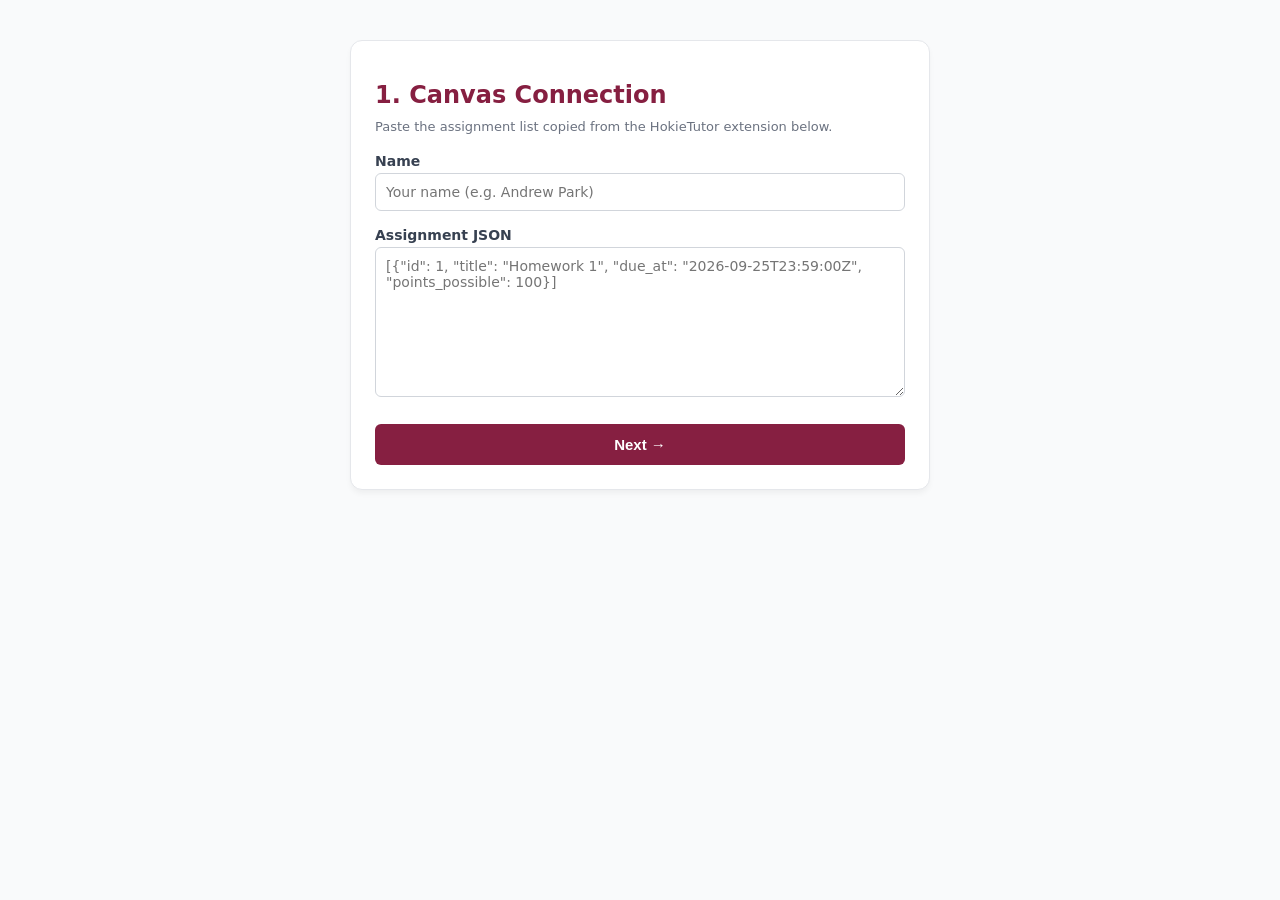
<file: index.html>
<!DOCTYPE html>
<html lang="en">
<head>
<meta charset="UTF-8">
<title>StudySmart - AI Study Scheduler</title>
<style>
  body { font-family: system-ui, sans-serif; max-width: 580px; margin: 40px auto; padding: 0 16px; color: #222; background: #f9fafb; }
  h1 { font-size: 24px; color: #861f41; margin-bottom: 8px; }
  label { display: block; margin-top: 16px; font-weight: 600; font-size: 14px; color: #374151; }
  input, select, textarea { width: 100%; padding: 10px; margin-top: 4px; box-sizing: border-box; font-size: 14px; font-family: inherit; border: 1px solid #d1d5db; border-radius: 6px; background: #fff; }
  
  .btn-row { display: flex; gap: 12px; margin-top: 24px; }
  button { padding: 12px 20px; font-size: 15px; cursor: pointer; border-radius: 6px; border: none; font-weight: 600; }
  .btn-primary { background: #861f41; color: white; flex: 1; }
  .btn-primary:hover { background: #6d1834; }
  .btn-secondary { background: #f3f4f6; color: #374151; border: 1px solid #d1d5db; }
  .btn-secondary:hover { background: #e5e7eb; }

  .help { font-size: 13px; color: #6b7280; margin-top: 4px; line-height: 1.5; }
  .block-row { display: flex; gap: 8px; align-items: center; margin-top: 6px; }
  .block-row select, .block-row input { width: auto; margin-top: 0; }
  
  #estimate-list li { background: #fff; padding: 14px; border-radius: 8px; margin-bottom: 8px; font-size: 14px; border: 1px solid #e5e7eb; border-left: 5px solid #861f41; box-shadow: 0 1px 3px rgba(0,0,0,0.05); }
  .est-title { font-weight: 700; font-size: 15px; color: #111; }
  .est-meta { font-size: 12px; color: #555; margin-top: 4px; }
  #estimate-total { font-size: 16px; margin: 16px 0; color: #111; padding: 12px; background: #ffedd5; border-radius: 6px; font-weight: 700; border: 1px solid #fed7aa; }

  .section-box { margin-top: 16px; padding: 16px; background: #fff; border: 1px solid #e5e7eb; border-radius: 8px; box-shadow: 0 1px 3px rgba(0,0,0,0.05); }
  .section-box h3 { font-size: 16px; margin: 0 0 12px 0; color: #861f41; }
  .section-box ul { list-style: none; padding: 0; margin: 0; }
  .section-box li { background: #f9fafb; padding: 10px 12px; border-radius: 6px; margin-bottom: 8px; border: 1px solid #e5e7eb; font-size: 13px; }
  .cal-title { font-weight: 600; color: #111; display: flex; align-items: center; justify-content: space-between; }
  .cal-time { font-size: 12px; color: #6b7280; margin-top: 4px; }
  .study-badge { background: #dcfce7; color: #166534; padding: 2px 8px; border-radius: 12px; font-size: 11px; font-weight: 700; }
  
  .card-container { background: #fff; padding: 24px; border-radius: 12px; border: 1px solid #e5e7eb; box-shadow: 0 4px 6px -1px rgba(0,0,0,0.05); margin-bottom: 20px; }
</style>
</head>
<body>

  <!-- STEP 1: Canvas JSON Import -->
  <div id="step-canvas" class="card-container">
    <h1>1. Canvas Connection</h1>
    <p class="help">Paste the assignment list copied from the HokieTutor extension below.</p>
    <form id="canvas-form">
      <label>Name
        <input type="text" id="name" placeholder="Your name (e.g. Andrew Park)" required value="">
      </label>
      <label>Assignment JSON
        <textarea id="assignmentJson" rows="8" required placeholder='[{"id": 1, "title": "Homework 1", "due_at": "2026-09-25T23:59:00Z", "points_possible": 100}]'></textarea>
      </label>
      <div class="btn-row">
        <button type="submit" id="btn-sync" class="btn-primary">Next &rarr;</button>
      </div>
    </form>
  </div>

  <!-- STEP 2: Onboarding -->
  <div id="step-onboarding" class="card-container" style="display:none;">
    <h1>2. Onboarding: My Study Profile</h1>
    <form id="onboarding-form">
      <label>Learning Pace
        <select id="learningPace">
          <option value="VERY_FAST">Very fast</option>
          <option value="FAST">Fast</option>
          <option value="AVERAGE" selected>Average</option>
          <option value="SLOW">Slow</option>
          <option value="VERY_SLOW">Very slow</option>
        </select>
      </label>
      <label>Current GPA (0.0 - 4.0)
        <input type="number" id="currentGpa" step="0.01" min="0" max="4" value="3.2">
      </label>
      <label>Target GPA (0.0 - 4.0)
        <input type="number" id="targetGpa" step="0.01" min="0" max="4" value="3.6">
      </label>
      <label>Daily Study Hours Available
        <input type="number" id="dailyStudyHours" step="0.5" min="0" max="24" value="3.0">
      </label>

      <label>Sleep Time Protection Range (No study during this time)
        <div class="block-row">
          <input type="time" id="sleepStart" value="02:00">
          <span>to</span>
          <input type="time" id="sleepEnd" value="07:00">
        </div>
      </label>

      <div class="btn-row">
        <button type="button" id="btn-back-to-step1" class="btn-secondary">&larr; Back</button>
        <button type="submit" class="btn-primary">Next &rarr;</button>
      </div>
    </form>
  </div>

  <!-- STEP 3: AI Dynamic Estimates -->
  <div id="step-done" class="card-container" style="display:none;">
    <h1>3. This Week's Assignments</h1>
    <p class="help">AI-powered workload estimates based on your profile.</p>
    <div id="estimate-loading" style="padding:12px; background:#fef3c7; border-radius:6px; margin: 12px 0; border: 1px solid #fde68a;">Analyzing assignments...</div>
    <div id="estimate-total" style="display:none;"></div>
    <ul id="estimate-list" style="list-style:none; padding:0;"></ul>
    <div class="btn-row">
      <button type="button" id="btn-back-to-step2" class="btn-secondary">&larr; Back</button>
      <button type="button" id="btn-to-calendar" class="btn-primary">Next: Upload Timetable &rarr;</button>
    </div>
  </div>

  <!-- STEP 4: Google Calendar (.ics Upload & Conflict-Free Generation) -->
  <div id="step-calendar" class="card-container" style="display:none;">
    <h1>4. Google Calendar & Conflict Avoidance</h1>
    <p class="help">Upload your existing timetable (.ics). The system will parse your classes, protect your custom sleep & work hours, and generate a 100% conflict-free, evenly distributed study schedule.</p>
    
    <label>Upload Existing Timetable (.ics)
      <input type="file" id="ics-upload-input" accept=".ics,text/calendar">
    </label>

    <div id="ics-upload-result"></div>

    <button type="button" id="btn-download-ics" class="btn-primary" style="width:100%; margin-top: 24px; display:none;">Download Conflict-Free Study Schedule (.ics)</button>

    <div class="btn-row" style="margin-top: 20px;">
      <button type="button" id="btn-back-to-step3" class="btn-secondary" style="flex:1;">&larr; Back</button>
    </div>
  </div>

  <script>
    let currentStudentName = '';
    let lastWeeklyEstimate = null;
    let userStudyProfile = {};
    let generatedStudyBlocks = [];

    const stepCanvas = document.getElementById('step-canvas');
    const stepOnboarding = document.getElementById('step-onboarding');
    const stepDone = document.getElementById('step-done');
    const stepCalendar = document.getElementById('step-calendar');

    document.getElementById('btn-back-to-step1').onclick = () => { stepOnboarding.style.display = 'none'; stepCanvas.style.display = 'block'; };
    document.getElementById('btn-back-to-step2').onclick = () => { stepDone.style.display = 'none'; stepOnboarding.style.display = 'block'; };
    document.getElementById('btn-back-to-step3').onclick = () => { stepCalendar.style.display = 'none'; stepDone.style.display = 'block'; };

    document.getElementById('canvas-form').onsubmit = async (e) => {
      e.preventDefault();
      currentStudentName = document.getElementById('name').value.trim();
      const rawJson = document.getElementById('assignmentJson').value.trim();

      let assignments;
      try {
        const data = JSON.parse(rawJson);
        assignments = Array.isArray(data) ? data : (Array.isArray(data.assignments) ? data.assignments : null);
        if (!assignments) throw new Error('Invalid JSON format');
      } catch (err) {
        alert('Could not parse assignment JSON: ' + err.message);
        return;
      }

      try {
        const res = await fetch('/api/assignments/import', {
          method: 'POST',
          headers: { 'Content-Type': 'application/json' },
          body: JSON.stringify({ name: currentStudentName, assignments })
        });
        if (res.ok) {
          stepCanvas.style.display = 'none';
          stepOnboarding.style.display = 'block';
        } else {
          alert('Sync failed');
        }
      } catch (err) {
        alert('Network request error: ' + err.message);
      }
    };

    document.getElementById('onboarding-form').onsubmit = async (e) => {
      e.preventDefault();
      userStudyProfile = {
        learningPace: document.getElementById('learningPace').value,
        currentGpa: parseFloat(document.getElementById('currentGpa').value),
        targetGpa: parseFloat(document.getElementById('targetGpa').value),
        dailyStudyHours: parseFloat(document.getElementById('dailyStudyHours').value),
        sleepStart: document.getElementById('sleepStart').value,
        sleepEnd: document.getElementById('sleepEnd').value
      };

      try {
        const res = await fetch('/api/onboarding', {
          method: 'POST',
          headers: { 'Content-Type': 'application/json' },
          body: JSON.stringify({
            name: currentStudentName,
            learningPace: userStudyProfile.learningPace,
            currentGpa: userStudyProfile.currentGpa,
            targetGpa: userStudyProfile.targetGpa,
            dailyStudyHours: userStudyProfile.dailyStudyHours,
            sleepStart: userStudyProfile.sleepStart,
            sleepEnd: userStudyProfile.sleepEnd,
            preferredStudyBlocks: [
              { dayOfWeek: "MONDAY", startTime: "18:00", endTime: "20:00" }
            ]
          })
        });
        if (res.ok) {
          stepOnboarding.style.display = 'none';
          stepDone.style.display = 'block';
          loadWeeklyEstimate(currentStudentName);
        } else {
          const errBody = await res.json();
          alert('Onboarding failed: ' + (errBody.message || 'Unknown error'));
        }
      } catch (err) {
        alert('Error: ' + err.message);
      }
    };

    async function loadWeeklyEstimate(name) {
      const loadingEl = document.getElementById('estimate-loading');
      const totalEl = document.getElementById('estimate-total');
      const listEl = document.getElementById('estimate-list');

      loadingEl.style.display = 'block';
      loadingEl.textContent = 'Analyzing workload...';
      totalEl.style.display = 'none';
      listEl.innerHTML = '';

      try {
        const res = await fetch(`/api/schedule/estimate/${encodeURIComponent(name)}`);
        const body = await res.json();
        if (!res.ok) throw new Error(body.message || res.statusText);

        loadingEl.style.display = 'none';
        lastWeeklyEstimate = body;

        totalEl.style.display = 'block';
        totalEl.textContent = `Total Workload: ${body.totalHours.toFixed(1)} hours`;

        body.assignments.forEach(a => {
          const li = document.createElement('li');
          li.innerHTML = `<div class="est-title">${a.title}</div><div class="est-meta">Due: ${a.dueAt} &middot; <strong style="color:#861f41;">~${a.estimatedHours.toFixed(1)}h</strong></div>`;
          listEl.appendChild(li);
        });
      } catch (err) {
        loadingEl.textContent = 'Failed to load: ' + err.message;
      }
    }

    document.getElementById('btn-to-calendar').onclick = () => {
      stepDone.style.display = 'none';
      stepCalendar.style.display = 'block';
    };

    function isDuringSleep(targetDate, sleepStartStr, sleepEndStr) {
      const h = targetDate.getHours();
      const m = targetDate.getMinutes();
      const totalMin = h * 60 + m;

      const [sH, sM] = sleepStartStr.split(':').map(Number);
      const [eH, eM] = sleepEndStr.split(':').map(Number);
      const startMin = sH * 60 + sM;
      const endMin = eH * 60 + eM;

      if (startMin <= endMin) {
        return totalMin >= startMin && totalMin < endMin;
      } else {
        return totalMin >= startMin || totalMin < endMin;
      }
    }

    function parseIcsBusyTimes(text) {
      const busy = [];
      const blocks = text.split('BEGIN:VEVENT').slice(1);
      blocks.forEach(b => {
        const startMatch = b.match(/DTSTART[^:]*:(\S+)/);
        const endMatch = b.match(/DTEND[^:]*:(\S+)/);
        if (startMatch) {
          const start = parseIcsDate(startMatch[1].trim());
          const end = endMatch ? parseIcsDate(endMatch[1].trim()) : new Date(start.getTime() + 3600000);
          busy.push({ start, end });
        }
      });
      return busy;
    }

    function parseIcsDate(raw) {
      const match = raw.match(/^(\d{4})(\d{2})(\d{2})T(\d{2})(\d{2})(\d{2})/);
      if (!match) return new Date();
      const [, y, mo, d, h, mi, s] = match;
      return new Date(`${y}-${mo}-${d}T${h}:${mi}:${s}Z`);
    }

    function hasConflict(start, end, intervals) {
      return intervals.some(b => start < b.end && end > b.start);
    }

    // [최종 로컬 스마트 스케줄러] API 장애나 쿼터 제한 걱정 없이, 유저의 수면 시간과 .ics 스케줄을 피해 주간에 이븐하게 분산 배치
    document.getElementById('ics-upload-input').addEventListener('change', async (e) => {
      const file = e.target.files[0];
      const resultEl = document.getElementById('ics-upload-result');
      const downloadBtn = document.getElementById('btn-download-ics');
      if (!file) return;

      resultEl.innerHTML = '<div style="padding:12px; background:#fef3c7; border-radius:6px; margin-top:12px; border:1px solid #fde68a;">Parsing timetable and generating conflict-free schedule...</div>';
      downloadBtn.style.display = 'none';

      const reader = new FileReader();
      reader.onload = async (evt) => {
        const rawText = evt.target.result;
        const busyIntervals = parseIcsBusyTimes(rawText);

        generatedStudyBlocks = [];
        const assignments = lastWeeklyEstimate && lastWeeklyEstimate.assignments ? lastWeeklyEstimate.assignments : [];
        const sorted = [...assignments].sort((a, b) => new Date(a.dueAt) - new Date(b.dueAt));

        const sleepStart = userStudyProfile.sleepStart || "02:00";
        const sleepEnd = userStudyProfile.sleepEnd || "07:00";

        // 향후 7일간 오전 9시부터 밤 10시 사이의 모든 가용한 1시간 빈 슬롯 추출
        let availableSlots = [];
        let scanDate = new Date();
        scanDate.setHours(9, 0, 0, 0);

        for (let dayOffset = 0; dayOffset < 7; dayOffset++) {
          let currentDayCheck = new Date(scanDate);
          currentDayCheck.setDate(currentDayCheck.getDate() + dayOffset);

          for (let hour = 9; hour < 22; hour++) {
            let slotStart = new Date(currentDayCheck);
            slotStart.setHours(hour, 0, 0, 0);
            let slotEnd = new Date(slotStart.getTime() + 3600000);

            // 수면 시간 체크
            if (isDuringSleep(slotStart, sleepStart, sleepEnd) || isDuringSleep(new Date(slotEnd.getTime() - 1), sleepStart, sleepEnd)) {
              continue;
            }

            // 기존 .ics 수업/알바 일정과 겹치는지 체크
            if (hasConflict(slotStart, slotEnd, busyIntervals)) {
              continue;
            }

            availableSlots.push({ start: slotStart, end: slotEnd });
          }
        }

        // 과제별 공부 시간을 1시간 블록으로 쪼개어 일주일 동안 이븐하게 분산 배치
        let slotIndex = 0;
        sorted.forEach(a => {
          let totalHours = a.estimatedHours || 2.0;
          let sessionsNeeded = Math.max(1, Math.ceil(totalHours));
          let hoursPerSession = totalHours / sessionsNeeded;

          for (let s = 0; s < sessionsNeeded; s++) {
            if (slotIndex >= availableSlots.length) {
              slotIndex = 0; // 슬롯 부족 시 순환
            }

            let assignedSlot = null;
            let safety = 0;
            while (safety < availableSlots.length) {
              let candidate = availableSlots[slotIndex % availableSlots.length];
              slotIndex++;
              safety++;

              let cStart = new Date(candidate.start);
              let cEnd = new Date(cStart.getTime() + hoursPerSession * 3600000);

              // 이미 배치된 공부 세션들과 겹치는지 확인
              if (!hasConflict(cStart, cEnd, generatedStudyBlocks)) {
                assignedSlot = { start: cStart, end: cEnd };
                break;
              }
            }

            if (assignedSlot) {
              generatedStudyBlocks.push({
                title: `[Study] ${a.title}${sessionsNeeded > 1 ? ` (${s+1}/${sessionsNeeded})` : ''}`,
                start: assignedSlot.start,
                end: assignedSlot.end,
                hours: hoursPerSession
              });
            }
          }
        });

        // 시간순 정렬
        generatedStudyBlocks.sort((a, b) => a.start - b.start);

        let htmlContent = `<div class="section-box" style="margin-top:16px;"><h3>🤖 Conflict-Free Study Schedule (${generatedStudyBlocks.length} sessions)</h3><ul>`;
        generatedStudyBlocks.forEach(sb => {
          htmlContent += `<li><div class="cal-title"><span>${sb.title}</span><span class="study-badge">~${sb.hours.toFixed(1)}h</span></div><div class="cal-time">${sb.start.toLocaleString()} &rarr; ${sb.end.toLocaleString()}</div></li>`;
        });
        htmlContent += `</ul></div>`;

        resultEl.innerHTML = htmlContent;
        if (generatedStudyBlocks.length > 0) {
          downloadBtn.style.display = 'block';
        }
      };
      reader.readAsText(file);
    });

    document.getElementById('btn-download-ics').onclick = () => {
      if (generatedStudyBlocks.length === 0) return;

      const pad = n => String(n).padStart(2, '0');
      const formatIcs = d => `${d.getUTCFullYear()}${pad(d.getUTCMonth() + 1)}${pad(d.getUTCDate())}T${pad(d.getUTCHours())}${pad(d.getUTCMinutes())}00Z`;
      const now = formatIcs(new Date());

      let lines = ['BEGIN:VCALENDAR', 'VERSION:2.0', 'PRODID:-//StudySmart//Conflict-Free Schedule//EN'];
      generatedStudyBlocks.forEach((sb, idx) => {
        lines.push(
          'BEGIN:VEVENT',
          `UID:studysmart-free-${idx}-${Date.now()}@vt.edu`,
          `DTSTAMP:${now}`,
          `DTSTART:${formatIcs(sb.start)}`,
          `DTEND:${formatIcs(sb.end)}`,
          `SUMMARY:${sb.title}`,
          `DESCRIPTION:Study Block (~${sb.hours.toFixed(1)}h). Conflict-free & sleep protected.`,
          'END:VEVENT'
        );
      });
      lines.push('END:VCALENDAR');

      const blob = new Blob([lines.join('\r\n')], { type: 'text/calendar;charset=utf-8' });
      const url = URL.createObjectURL(blob);
      const a = document.createElement('a');
      a.href = url;
      a.download = 'StudySmart_Conflict_Free_Schedule.ics';
      a.click();
      URL.revokeObjectURL(url);
    };
  </script>
</body>
</html>
</file>
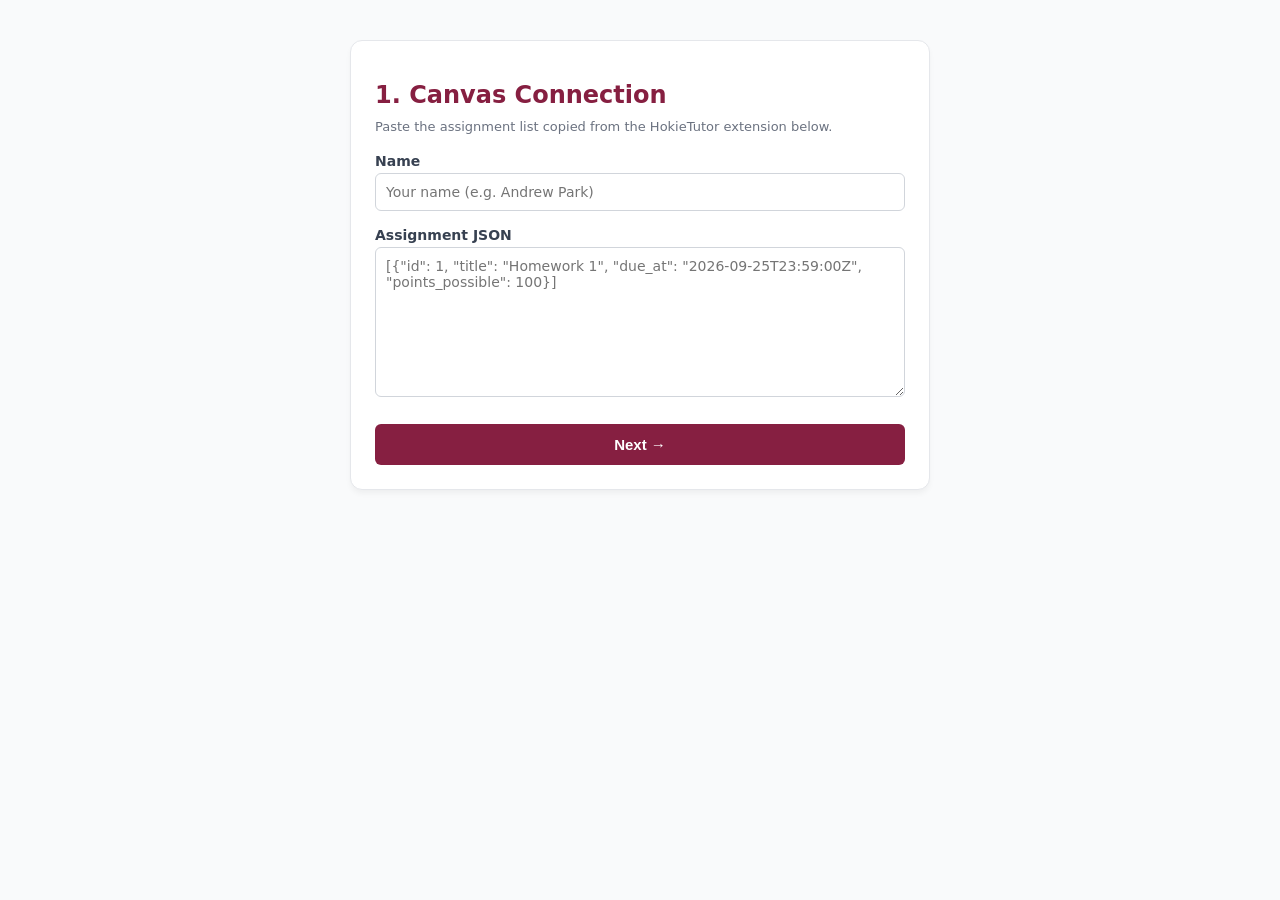
<file: backend/src/main/resources/static/index.html>
<!DOCTYPE html>
<html lang="en">
<head>
<meta charset="UTF-8">
<title>StudySmart - Gemini AI Scheduler</title>
<style>
  body { font-family: system-ui, sans-serif; max-width: 580px; margin: 40px auto; padding: 0 16px; color: #222; background: #f9fafb; }
  h1 { font-size: 24px; color: #861f41; margin-bottom: 8px; }
  label { display: block; margin-top: 16px; font-weight: 600; font-size: 14px; color: #374151; }
  input, select, textarea { width: 100%; padding: 10px; margin-top: 4px; box-sizing: border-box; font-size: 14px; font-family: inherit; border: 1px solid #d1d5db; border-radius: 6px; background: #fff; }
  
  .btn-row { display: flex; gap: 12px; margin-top: 24px; }
  button { padding: 12px 20px; font-size: 15px; cursor: pointer; border-radius: 6px; border: none; font-weight: 600; }
  .btn-primary { background: #861f41; color: white; flex: 1; }
  .btn-primary:hover { background: #6d1834; }
  .btn-secondary { background: #f3f4f6; color: #374151; border: 1px solid #d1d5db; }
  .btn-secondary:hover { background: #e5e7eb; }

  .help { font-size: 13px; color: #6b7280; margin-top: 4px; line-height: 1.5; }
  .block-row { display: flex; gap: 8px; align-items: center; margin-top: 6px; }
  .block-row select, .block-row input { width: auto; margin-top: 0; }
  
  #estimate-list li { background: #fff; padding: 14px; border-radius: 8px; margin-bottom: 8px; font-size: 14px; border: 1px solid #e5e7eb; border-left: 5px solid #861f41; box-shadow: 0 1px 3px rgba(0,0,0,0.05); }
  .est-title { font-weight: 700; font-size: 15px; color: #111; }
  .est-meta { font-size: 12px; color: #555; margin-top: 4px; }
  #estimate-total { font-size: 16px; margin: 16px 0; color: #111; padding: 12px; background: #ffedd5; border-radius: 6px; font-weight: 700; border: 1px solid #fed7aa; }

  .section-box { margin-top: 16px; padding: 16px; background: #fff; border: 1px solid #e5e7eb; border-radius: 8px; box-shadow: 0 1px 3px rgba(0,0,0,0.05); }
  .section-box h3 { font-size: 16px; margin: 0 0 12px 0; color: #861f41; }
  .section-box ul { list-style: none; padding: 0; margin: 0; }
  .section-box li { background: #f9fafb; padding: 10px 12px; border-radius: 6px; margin-bottom: 8px; border: 1px solid #e5e7eb; font-size: 13px; }
  .cal-title { font-weight: 600; color: #111; display: flex; align-items: center; justify-content: space-between; }
  .cal-time { font-size: 12px; color: #6b7280; margin-top: 4px; }
  .study-badge { background: #dcfce7; color: #166534; padding: 2px 8px; border-radius: 12px; font-size: 11px; font-weight: 700; }
  
  .card-container { background: #fff; padding: 24px; border-radius: 12px; border: 1px solid #e5e7eb; box-shadow: 0 4px 6px -1px rgba(0,0,0,0.05); margin-bottom: 20px; }
</style>
</head>
<body>

  <!-- STEP 1: Canvas JSON Import -->
  <div id="step-canvas" class="card-container">
    <h1>1. Canvas Connection</h1>
    <p class="help">Paste the assignment list copied from the HokieTutor extension below.</p>
    <form id="canvas-form">
      <label>Name
        <input type="text" id="name" placeholder="Your name (e.g. Andrew Park)" required value="">
      </label>
      <label>Assignment JSON
        <textarea id="assignmentJson" rows="8" required placeholder='[{"id": 1, "title": "Homework 1", "due_at": "2026-09-25T23:59:00Z", "points_possible": 100}]'></textarea>
      </label>
      <div class="btn-row">
        <button type="submit" id="btn-sync" class="btn-primary">Next &rarr;</button>
      </div>
    </form>
  </div>

  <!-- STEP 2: Onboarding -->
  <div id="step-onboarding" class="card-container" style="display:none;">
    <h1>2. Onboarding: My Study Profile</h1>
    <form id="onboarding-form">
      <label>Learning Pace
        <select id="learningPace">
          <option value="VERY_FAST">Very fast</option>
          <option value="FAST">Fast</option>
          <option value="AVERAGE" selected>Average</option>
          <option value="SLOW">Slow</option>
          <option value="VERY_SLOW">Very slow</option>
        </select>
      </label>
      <label>Current GPA (0.0 - 4.0)
        <input type="number" id="currentGpa" step="0.01" min="0" max="4" value="3.2">
      </label>
      <label>Target GPA (0.0 - 4.0)
        <input type="number" id="targetGpa" step="0.01" min="0" max="4" value="3.6">
      </label>
      <label>Daily Study Hours Available
        <input type="number" id="dailyStudyHours" step="0.5" min="0" max="24" value="3.0">
      </label>

      <label>Sleep Time Protection Range (No study during this time)
        <div class="block-row">
          <input type="time" id="sleepStart" value="02:00">
          <span>to</span>
          <input type="time" id="sleepEnd" value="07:00">
        </div>
      </label>

      <div class="btn-row">
        <button type="button" id="btn-back-to-step1" class="btn-secondary">&larr; Back</button>
        <button type="submit" class="btn-primary">Next &rarr;</button>
      </div>
    </form>
  </div>

  <!-- STEP 3: AI Dynamic Estimates -->
  <div id="step-done" class="card-container" style="display:none;">
    <h1>3. This Week's Assignments</h1>
    <p class="help">AI-powered workload estimates based on your profile.</p>
    <div id="estimate-loading" style="padding:12px; background:#fef3c7; border-radius:6px; margin: 12px 0; border: 1px solid #fde68a;">Analyzing assignments with Gemini AI...</div>
    <div id="estimate-total" style="display:none;"></div>
    <ul id="estimate-list" style="list-style:none; padding:0;"></ul>
    <div class="btn-row">
      <button type="button" id="btn-back-to-step2" class="btn-secondary">&larr; Back</button>
      <button type="button" id="btn-to-calendar" class="btn-primary">Next: Upload Timetable &rarr;</button>
    </div>
  </div>

  <!-- STEP 4: Google Calendar (.ics Upload & Gemini AI Schedule Generation) -->
  <div id="step-calendar" class="card-container" style="display:none;">
    <h1>4. Google Calendar & Gemini AI Scheduler</h1>
    <p class="help">Upload your existing timetable (.ics). Gemini AI will analyze your classes, protect your sleep & work hours, and generate a 100% conflict-free schedule.</p>
    
    <label>Upload Existing Timetable (.ics)
      <input type="file" id="ics-upload-input" accept=".ics,text/calendar">
    </label>

    <div id="ics-upload-result"></div>

    <button type="button" id="btn-download-ics" class="btn-primary" style="width:100%; margin-top: 24px; display:none;">Download Gemini AI Study Schedule (.ics)</button>

    <div class="btn-row" style="margin-top: 20px;">
      <button type="button" id="btn-back-to-step3" class="btn-secondary" style="flex:1;">&larr; Back</button>
    </div>
  </div>

  <script>
    let currentStudentName = '';
    let lastWeeklyEstimate = null;
    let userStudyProfile = {};
    let generatedStudyBlocks = [];

    const stepCanvas = document.getElementById('step-canvas');
    const stepOnboarding = document.getElementById('step-onboarding');
    const stepDone = document.getElementById('step-done');
    const stepCalendar = document.getElementById('step-calendar');

    document.getElementById('btn-back-to-step1').onclick = () => { stepOnboarding.style.display = 'none'; stepCanvas.style.display = 'block'; };
    document.getElementById('btn-back-to-step2').onclick = () => { stepDone.style.display = 'none'; stepOnboarding.style.display = 'block'; };
    document.getElementById('btn-back-to-step3').onclick = () => { stepCalendar.style.display = 'none'; stepDone.style.display = 'block'; };

    document.getElementById('canvas-form').onsubmit = async (e) => {
      e.preventDefault();
      currentStudentName = document.getElementById('name').value.trim();
      const rawJson = document.getElementById('assignmentJson').value.trim();

      let assignments;
      try {
        const data = JSON.parse(rawJson);
        assignments = Array.isArray(data) ? data : (Array.isArray(data.assignments) ? data.assignments : null);
        if (!assignments) throw new Error('Invalid JSON format');
      } catch (err) {
        alert('Could not parse assignment JSON: ' + err.message);
        return;
      }

      try {
        const res = await fetch('/api/assignments/import', {
          method: 'POST',
          headers: { 'Content-Type': 'application/json' },
          body: JSON.stringify({ name: currentStudentName, assignments })
        });
        if (res.ok) {
          stepCanvas.style.display = 'none';
          stepOnboarding.style.display = 'block';
        } else {
          alert('Sync failed');
        }
      } catch (err) {
        alert('Network request error: ' + err.message);
      }
    };

    document.getElementById('onboarding-form').onsubmit = async (e) => {
      e.preventDefault();
      userStudyProfile = {
        learningPace: document.getElementById('learningPace').value,
        currentGpa: parseFloat(document.getElementById('currentGpa').value),
        targetGpa: parseFloat(document.getElementById('targetGpa').value),
        dailyStudyHours: parseFloat(document.getElementById('dailyStudyHours').value),
        sleepStart: document.getElementById('sleepStart').value,
        sleepEnd: document.getElementById('sleepEnd').value
      };

      try {
        const res = await fetch('/api/onboarding', {
          method: 'POST',
          headers: { 'Content-Type': 'application/json' },
          body: JSON.stringify({
            name: currentStudentName,
            learningPace: userStudyProfile.learningPace,
            currentGpa: userStudyProfile.currentGpa,
            targetGpa: userStudyProfile.targetGpa,
            dailyStudyHours: userStudyProfile.dailyStudyHours,
            sleepStart: userStudyProfile.sleepStart,
            sleepEnd: userStudyProfile.sleepEnd,
            preferredStudyBlocks: [
              { dayOfWeek: "MONDAY", startTime: "18:00", endTime: "20:00" }
            ]
          })
        });
        if (res.ok) {
          stepOnboarding.style.display = 'none';
          stepDone.style.display = 'block';
          loadWeeklyEstimate(currentStudentName);
        } else {
          const errBody = await res.json();
          alert('Onboarding failed: ' + (errBody.message || 'Unknown error'));
        }
      } catch (err) {
        alert('Error: ' + err.message);
      }
    };

    async function loadWeeklyEstimate(name) {
      const loadingEl = document.getElementById('estimate-loading');
      const totalEl = document.getElementById('estimate-total');
      const listEl = document.getElementById('estimate-list');

      loadingEl.style.display = 'block';
      loadingEl.textContent = 'Analyzing workload with Gemini AI...';
      totalEl.style.display = 'none';
      listEl.innerHTML = '';

      try {
        const res = await fetch(`/api/schedule/estimate/${encodeURIComponent(name)}`);
        const body = await res.json();
        if (!res.ok) throw new Error(body.message || res.statusText);

        loadingEl.style.display = 'none';
        lastWeeklyEstimate = body;

        totalEl.style.display = 'block';
        totalEl.textContent = `Total Workload: ${body.totalHours.toFixed(1)} hours`;

        body.assignments.forEach(a => {
          const li = document.createElement('li');
          li.innerHTML = `<div class="est-title">${a.title}</div><div class="est-meta">Due: ${a.dueAt} &middot; <strong style="color:#861f41;">~${a.estimatedHours.toFixed(1)}h</strong></div>`;
          listEl.appendChild(li);
        });
      } catch (err) {
        loadingEl.textContent = 'Failed to load: ' + err.message;
      }
    }

    document.getElementById('btn-to-calendar').onclick = () => {
      stepDone.style.display = 'none';
      stepCalendar.style.display = 'block';
    };

    // [핵심] 백엔드의 Gemini AI 서버(/api/schedule)에 .ics 내용과 유저 프로필을 통째로 보내서 AI가 직접 일정을 짜오도록 요청
    document.getElementById('ics-upload-input').addEventListener('change', async (e) => {
      const file = e.target.files[0];
      const resultEl = document.getElementById('ics-upload-result');
      const downloadBtn = document.getElementById('btn-download-ics');
      if (!file) return;

      resultEl.innerHTML = '<div style="padding:12px; background:#fef3c7; border-radius:6px; margin-top:12px; border:1px solid #fde68a;">Asking Gemini AI to generate a conflict-free schedule...</div>';
      downloadBtn.style.display = 'none';

      const reader = new FileReader();
      reader.onload = async (evt) => {
        const icsRawText = evt.target.result;

        try {
          // 백엔드 ScheduleController로 보낼 페이로드 구성
          const payload = {
            studentName: currentStudentName,
            sleepStart: userStudyProfile.sleepStart,
            sleepEnd: userStudyProfile.sleepEnd,
            learningPace: userStudyProfile.learningPace,
            dailyStudyHours: userStudyProfile.dailyStudyHours,
            icsContent: icsRawText,
            assignments: lastWeeklyEstimate ? lastWeeklyEstimate.assignments : []
          };

          const response = await fetch('/api/schedule', {
            method: 'POST',
            headers: { 'Content-Type': 'application/json' },
            body: JSON.stringify(payload)
          });

          const responseText = await response.text();
          if (!response.ok) throw new Error(responseText);

          // Gemini가 반환한 JSON 스케줄 파싱
          let aiScheduleData;
          try {
            aiScheduleData = JSON.parse(responseText);
          } catch (err) {
            // 만약 순수 텍스트로 왔다면 파싱 시도
            aiScheduleData = JSON.parse(responseText.replace(/```json/g, '').replace(/```/g, '').trim());
          }

          generatedStudyBlocks = [];
          const sessions = Array.isArray(aiScheduleData) ? aiScheduleData : (aiScheduleData.sessions || aiScheduleData.blocks || []);

          sessions.forEach(s => {
            generatedStudyBlocks.push({
              title: s.title || s.summary || "[Study] Assignment",
              start: new Date(s.start || s.startTime),
              end: new Date(s.end || s.endTime),
              hours: s.hours || s.durationHours || 2.0
            });
          });

          let htmlContent = `<div class="section-box" style="margin-top:16px;"><h3>🤖 Gemini AI Study Schedule (${generatedStudyBlocks.length} sessions)</h3><ul>`;
          generatedStudyBlocks.forEach(sb => {
            htmlContent += `<li><div class="cal-title"><span>${sb.title}</span><span class="study-badge">~${sb.hours.toFixed(1)}h</span></div><div class="cal-time">${sb.start.toLocaleString()} &rarr; ${sb.end.toLocaleString()}</div></li>`;
          });
          htmlContent += `</ul></div>`;

          resultEl.innerHTML = htmlContent;
          if (generatedStudyBlocks.length > 0) {
            downloadBtn.style.display = 'block';
          }
        } catch (err) {
          resultEl.innerHTML = `<div style="padding:12px; background:#fee2e2; color:#991b1b; border-radius:6px; margin-top:12px;">Gemini AI Scheduling Error: ${err.message}</div>`;
        }
      };
      reader.readAsText(file);
    });

    document.getElementById('btn-download-ics').onclick = () => {
      if (generatedStudyBlocks.length === 0) return;

      const pad = n => String(n).padStart(2, '0');
      const formatIcs = d => `${d.getUTCFullYear()}${pad(d.getUTCMonth() + 1)}${pad(d.getUTCDate())}T${pad(d.getUTCHours())}${pad(d.getUTCMinutes())}00Z`;
      const now = formatIcs(new Date());

      let lines = ['BEGIN:VCALENDAR', 'VERSION:2.0', 'PRODID:-//StudySmart//Gemini AI Schedule//EN'];
      generatedStudyBlocks.forEach((sb, idx) => {
        lines.push(
          'BEGIN:VEVENT',
          `UID:gemini-study-${idx}-${Date.now()}@vt.edu`,
          `DTSTAMP:${now}`,
          `DTSTART:${formatIcs(sb.start)}`,
          `DTEND:${formatIcs(sb.end)}`,
          `SUMMARY:${sb.title}`,
          `DESCRIPTION:Gemini AI Study Block (~${sb.hours.toFixed(1)}h). Conflict-free & sleep protected.`,
          'END:VEVENT'
        );
      });
      lines.push('END:VCALENDAR');

      const blob = new Blob([lines.join('\r\n')], { type: 'text/calendar;charset=utf-8' });
      const url = URL.createObjectURL(blob);
      const a = document.createElement('a');
      a.href = url;
      a.download = 'StudySmart_Gemini_AI_Schedule.ics';
      a.click();
      URL.revokeObjectURL(url);
    };
  </script>
</body>
</html>
</file>
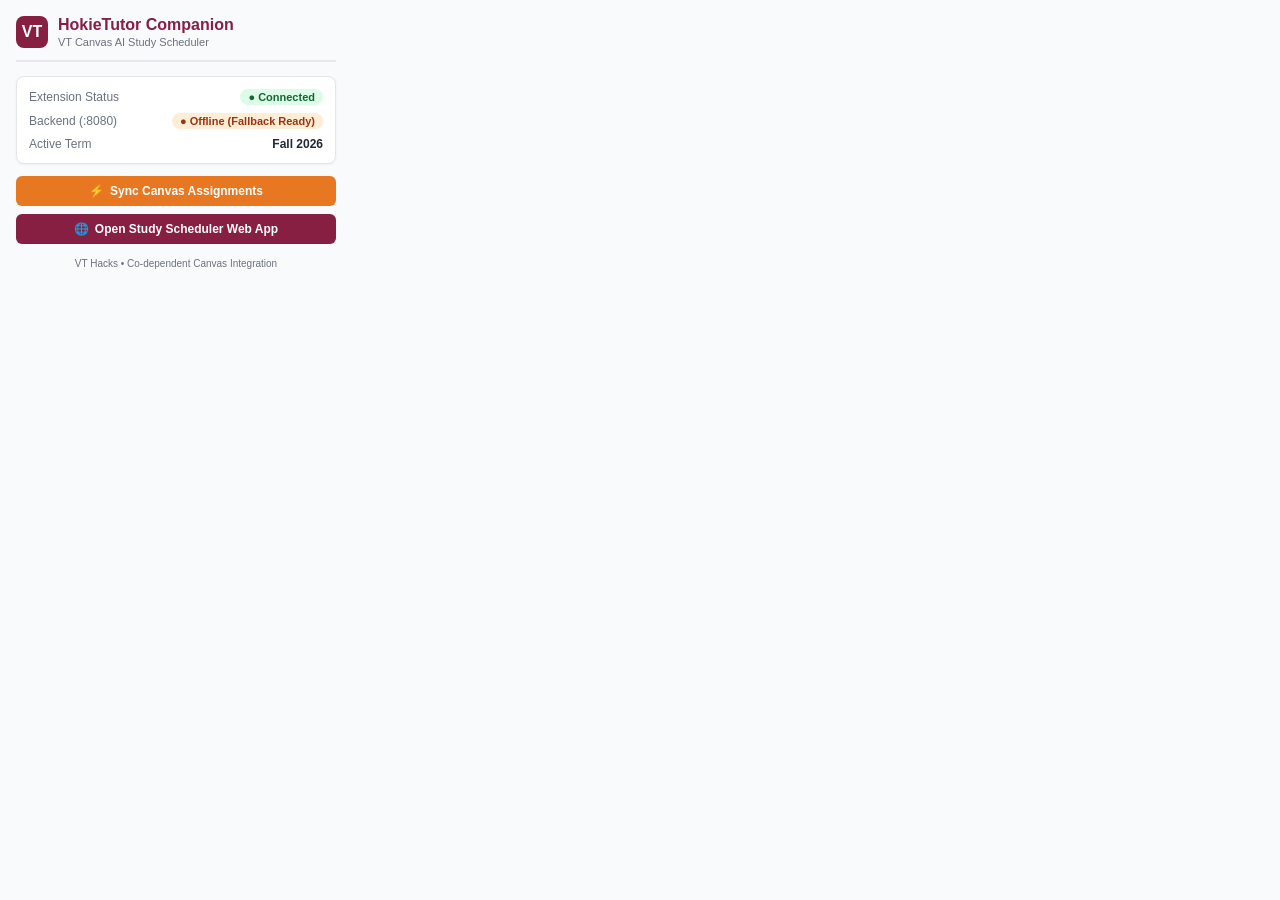
<file: extension/popup.html>
<!DOCTYPE html>
<html lang="en">
<head>
  <meta charset="UTF-8">
  <meta name="viewport" content="width=device-width, initial-scale=1.0">
  <title>HokieTutor Extension</title>
  <style>
    :root {
      --vt-maroon: #861F41;
      --vt-orange: #E87722;
      --bg-dark: #111827;
      --text-main: #1f2937;
      --text-muted: #6b7280;
    }
    body {
      width: 320px;
      margin: 0;
      padding: 16px;
      font-family: -apple-system, BlinkMacSystemFont, "Segoe UI", Roboto, sans-serif;
      color: var(--text-main);
      background-color: #f9fafb;
    }
    .header {
      display: flex;
      align-items: center;
      gap: 10px;
      border-bottom: 2px solid #e5e7eb;
      padding-bottom: 12px;
      margin-bottom: 14px;
    }
    .logo-badge {
      width: 32px;
      height: 32px;
      background: var(--vt-maroon);
      color: #ffffff;
      border-radius: 8px;
      display: flex;
      align-items: center;
      justify-content: center;
      font-weight: 800;
      font-size: 16px;
    }
    .title-group h1 {
      margin: 0;
      font-size: 16px;
      font-weight: 700;
      color: var(--vt-maroon);
    }
    .title-group p {
      margin: 2px 0 0;
      font-size: 11px;
      color: var(--text-muted);
    }
    .status-card {
      background: #ffffff;
      border: 1px solid #e5e7eb;
      border-radius: 8px;
      padding: 12px;
      margin-bottom: 12px;
      box-shadow: 0 1px 3px rgba(0,0,0,0.05);
    }
    .status-row {
      display: flex;
      justify-content: space-between;
      align-items: center;
      margin-bottom: 8px;
      font-size: 12px;
    }
    .status-row:last-child {
      margin-bottom: 0;
    }
    .status-label {
      color: var(--text-muted);
      font-weight: 500;
    }
    .pill {
      font-size: 11px;
      font-weight: 600;
      padding: 2px 8px;
      border-radius: 12px;
      display: inline-flex;
      align-items: center;
      gap: 4px;
    }
    .pill-green {
      background: #dcfce7;
      color: #166534;
    }
    .pill-orange {
      background: #ffedd5;
      color: #9a3412;
    }
    .pill-red {
      background: #fee2e2;
      color: #991b1b;
    }
    .btn {
      width: 100%;
      padding: 8px 12px;
      border-radius: 6px;
      font-size: 12px;
      font-weight: 600;
      border: none;
      cursor: pointer;
      display: flex;
      align-items: center;
      justify-content: center;
      gap: 6px;
      margin-top: 8px;
      transition: background-color 0.15s;
    }
    .btn-maroon {
      background: var(--vt-maroon);
      color: #ffffff;
    }
    .btn-maroon:hover {
      background: #6d1834;
    }
    .btn-orange {
      background: var(--vt-orange);
      color: #ffffff;
    }
    .btn-orange:hover {
      background: #cf6214;
    }
    .footer {
      text-align: center;
      font-size: 10px;
      color: var(--text-muted);
      margin-top: 14px;
    }
  </style>
</head>
<body>
  <div class="header">
    <div class="logo-badge">VT</div>
    <div class="title-group">
      <h1>HokieTutor Companion</h1>
      <p>VT Canvas AI Study Scheduler</p>
    </div>
  </div>

  <div class="status-card">
    <div class="status-row">
      <span class="status-label">Extension Status</span>
      <span class="pill pill-green">● Connected</span>
    </div>
    <div class="status-row">
      <span class="status-label">Backend (:8080)</span>
      <span class="pill" id="backend-status-pill">Checking...</span>
    </div>
    <div class="status-row">
      <span class="status-label">Active Term</span>
      <span style="font-weight:600; font-size:12px;">Fall 2026</span>
    </div>
  </div>

  <button type="button" class="btn btn-orange" id="btn-sync-canvas">
    <span>⚡</span> Sync Canvas Assignments
  </button>

  <button type="button" class="btn btn-maroon" id="btn-open-app">
    <span>🌐</span> Open Study Scheduler Web App
  </button>

  <div class="footer">
    VT Hacks &bull; Co-dependent Canvas Integration
  </div>

  <script src="popup.js"></script>
</body>
</html>
</file>
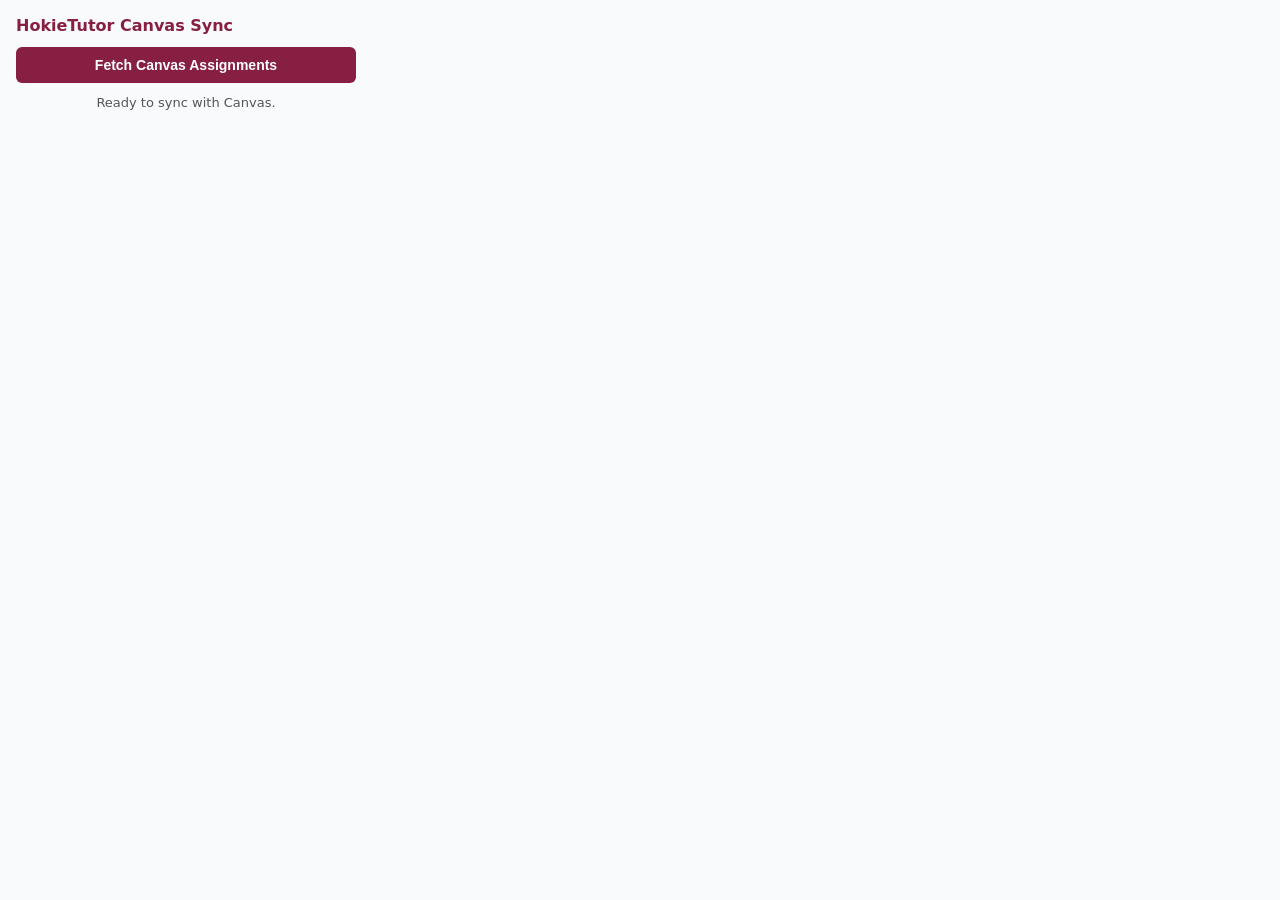
<file: Extensions/popup.html>
<!DOCTYPE html>
<html lang="en">
<head>
  <meta charset="UTF-8">
  <title>HokieTutor Canvas Sync</title>
  <style>
    body {
      width: 340px;
      font-family: system-ui, sans-serif;
      padding: 16px;
      margin: 0;
      color: #222;
      background: #f9fafb;
    }
    h2 {
      font-size: 16px;
      color: #861f41;
      margin-top: 0;
      margin-bottom: 12px;
    }
    button {
      width: 100%;
      padding: 10px;
      background: #861f41;
      color: white;
      border: none;
      border-radius: 6px;
      font-size: 14px;
      font-weight: 600;
      cursor: pointer;
    }
    button:hover {
      background: #6d1834;
    }
    button:disabled {
      background: #aaa;
      cursor: not-allowed;
    }
    #status {
      font-size: 13px;
      color: #555;
      margin-top: 12px;
      text-align: center;
    }
    #result-box {
      width: 100%;
      height: 140px;
      margin-top: 10px;
      padding: 8px;
      font-size: 11px;
      font-family: monospace;
      box-sizing: border-box;
      border: 1px solid #d1d5db;
      border-radius: 6px;
      background: #fff;
      resize: none;
      display: none;
    }
  </style>
</head>
<body>
  <h2>HokieTutor Canvas Sync</h2>
  <button id="fetch-btn">Fetch Canvas Assignments</button>
  <div id="status">Ready to sync with Canvas.</div>
  <textarea id="result-box" readonly></textarea>

  <script src="popup.js"></script>
</body>
</html>
</file>
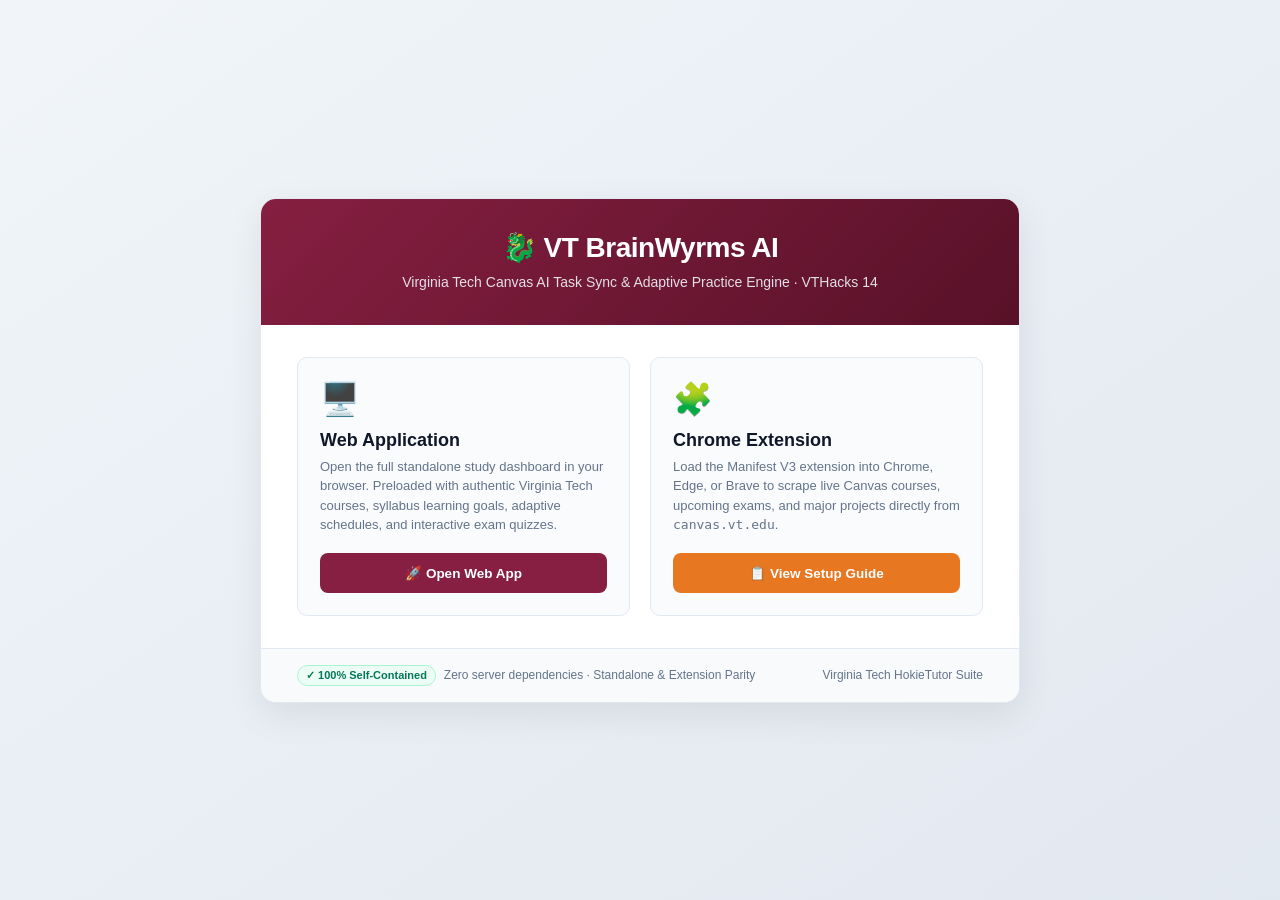
<file: VT-BrainWyrmsAI-Suite/START_HERE.html>
<!DOCTYPE html>
<html lang="en">
<head>
  <meta charset="UTF-8" />
  <meta name="viewport" content="width=device-width, initial-scale=1.0" />
  <title>VT BrainWyrms AI — Suite Launchpad</title>
  <style>
    :root {
      --vt-maroon: #861F41;
      --vt-maroon-dark: #581128;
      --vt-orange: #E87722;
      --vt-orange-dark: #b85710;
      --ai-emerald: #047857;
      --bg-light: #f8fafc;
      --text-main: #0f172a;
      --text-muted: #64748b;
      --border-color: #e2e8f0;
      --radius-lg: 16px;
      --radius-md: 10px;
    }

    * { box-sizing: border-box; }

    body {
      margin: 0;
      padding: 0;
      font-family: -apple-system, BlinkMacSystemFont, "Segoe UI", Roboto, Helvetica, Arial, sans-serif;
      background: linear-gradient(145deg, #f1f5f9 0%, #e2e8f0 100%);
      color: var(--text-main);
      min-height: 100vh;
      display: flex;
      flex-direction: column;
      align-items: center;
      justify-content: center;
      padding: 24px;
    }

    .launchpad-card {
      background: #ffffff;
      border-radius: var(--radius-lg);
      box-shadow: 0 12px 36px rgba(0, 0, 0, 0.08);
      border: 1px solid var(--border-color);
      max-width: 760px;
      width: 100%;
      overflow: hidden;
    }

    .hero-header {
      background: linear-gradient(135deg, var(--vt-maroon) 0%, var(--vt-maroon-dark) 100%);
      color: #ffffff;
      padding: 32px 36px;
      text-align: center;
      position: relative;
    }

    .hero-title {
      font-size: 28px;
      font-weight: 800;
      margin: 0 0 8px 0;
      letter-spacing: -0.5px;
      display: flex;
      align-items: center;
      justify-content: center;
      gap: 12px;
    }

    .hero-subtitle {
      font-size: 14px;
      color: #f1f5f9;
      opacity: 0.9;
      margin: 0;
      line-height: 1.5;
    }

    .launch-options-grid {
      display: grid;
      grid-template-columns: 1fr 1fr;
      gap: 20px;
      padding: 32px 36px;
    }

    @media (max-width: 640px) {
      .launch-options-grid {
        grid-template-columns: 1fr;
      }
    }

    .option-card {
      border: 1.5px solid var(--border-color);
      border-radius: var(--radius-md);
      padding: 22px;
      display: flex;
      flex-direction: column;
      justify-content: space-between;
      transition: all 0.2s ease;
      background: #fafbfc;
    }

    .option-card:hover {
      border-color: var(--vt-maroon);
      background: #ffffff;
      box-shadow: 0 8px 24px rgba(134, 31, 65, 0.08);
      transform: translateY(-2px);
    }

    .option-icon {
      font-size: 32px;
      margin-bottom: 12px;
    }

    .option-title {
      font-size: 18px;
      font-weight: 800;
      color: var(--text-main);
      margin: 0 0 6px 0;
    }

    .option-desc {
      font-size: 13px;
      color: var(--text-muted);
      line-height: 1.5;
      margin: 0 0 18px 0;
      flex-grow: 1;
    }

    .btn {
      display: inline-flex;
      align-items: center;
      justify-content: center;
      gap: 8px;
      font-weight: 700;
      font-size: 13.5px;
      padding: 12px 18px;
      border-radius: 8px;
      text-decoration: none;
      cursor: pointer;
      border: none;
      transition: all 0.15s ease;
    }

    .btn-maroon {
      background: var(--vt-maroon);
      color: #ffffff;
    }

    .btn-maroon:hover {
      background: var(--vt-maroon-dark);
      color: #ffffff;
    }

    .btn-orange {
      background: var(--vt-orange);
      color: #ffffff;
    }

    .btn-orange:hover {
      background: var(--vt-orange-dark);
      color: #ffffff;
    }

    .suite-footer {
      background: #f8fafc;
      border-top: 1px solid var(--border-color);
      padding: 16px 36px;
      display: flex;
      align-items: center;
      justify-content: space-between;
      flex-wrap: wrap;
      gap: 12px;
      font-size: 12px;
      color: var(--text-muted);
    }

    .tag-badge {
      background: #ecfdf5;
      color: var(--ai-emerald);
      border: 1px solid #a7f3d0;
      padding: 3px 8px;
      border-radius: 99px;
      font-weight: 700;
      font-size: 11px;
    }
  </style>
</head>
<body>

  <div class="launchpad-card">
    <div class="hero-header">
      <h1 class="hero-title">🐉 VT BrainWyrms AI</h1>
      <p class="hero-subtitle">
        Virginia Tech Canvas AI Task Sync & Adaptive Practice Engine · VTHacks 14
      </p>
    </div>

    <div class="launch-options-grid">
      <!-- Option 1: Web Application -->
      <div class="option-card">
        <div>
          <div class="option-icon">🖥️</div>
          <h2 class="option-title">Web Application</h2>
          <p class="option-desc">
            Open the full standalone study dashboard in your browser. Preloaded with authentic Virginia Tech courses, syllabus learning goals, adaptive schedules, and interactive exam quizzes.
          </p>
        </div>
        <a href="Application/VT-BrainWyrmsAI.html" class="btn btn-maroon" target="_blank">
          🚀 Open Web App
        </a>
      </div>

      <!-- Option 2: Chrome Extension -->
      <div class="option-card">
        <div>
          <div class="option-icon">🧩</div>
          <h2 class="option-title">Chrome Extension</h2>
          <p class="option-desc">
            Load the Manifest V3 extension into Chrome, Edge, or Brave to scrape live Canvas courses, upcoming exams, and major projects directly from <code>canvas.vt.edu</code>.
          </p>
        </div>
        <a href="Extension/HOW_TO_INSTALL.txt" class="btn btn-orange" target="_blank">
          📋 View Setup Guide
        </a>
      </div>
    </div>

    <div class="suite-footer">
      <div style="display:flex;align-items:center;gap:8px;">
        <span class="tag-badge">✓ 100% Self-Contained</span>
        <span>Zero server dependencies · Standalone & Extension Parity</span>
      </div>
      <div>Virginia Tech HokieTutor Suite</div>
    </div>
  </div>

</body>
</html>
</file>
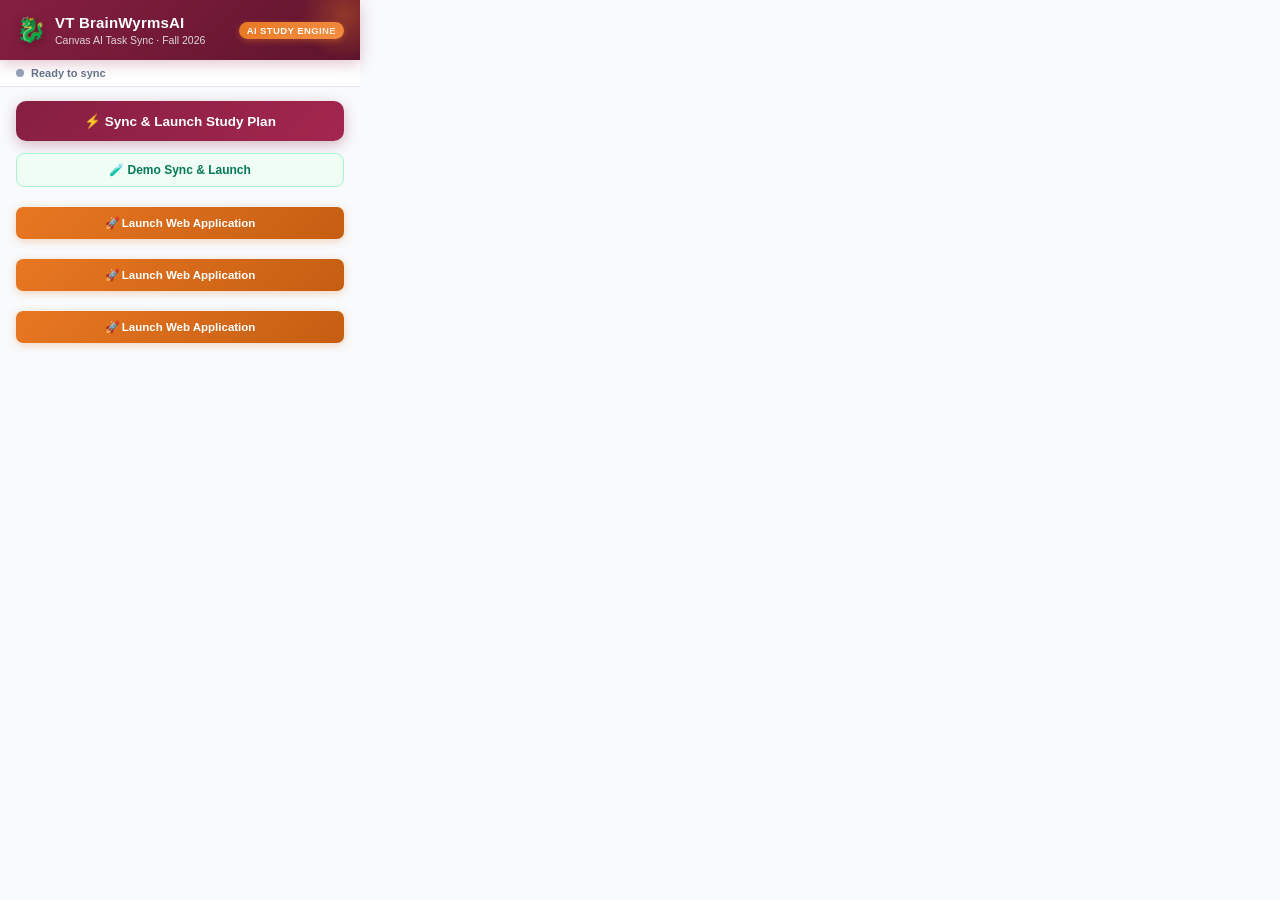
<file: VT-BrainWyrmsAI-Suite/Extension/popup.html>
<!DOCTYPE html>
<html lang="en">
<head>
  <meta charset="UTF-8" />
  <title>VT BrainWyrms — Canvas AI Sync</title>
  <style>
    :root {
      --vt-maroon: #861F41;
      --vt-maroon-dark: #5e142c;
      --vt-orange: #E87722;
      --vt-orange-dark: #c55e12;
      --ai-emerald: #047857;
      --ai-emerald-light: #10b981;
      --ai-bg: #064e3b;
      --text-main: #0f172a;
      --text-muted: #64748b;
      --bg-card: #ffffff;
      --border-color: #e2e8f0;
      --radius-md: 12px;
    }

    body {
      width: 360px;
      margin: 0;
      padding: 0;
      font-family: -apple-system, BlinkMacSystemFont, "Segoe UI", Roboto, Helvetica, Arial, sans-serif;
      color: var(--text-main);
      background: #f8fafc;
      box-sizing: border-box;
      user-select: none;
    }

    /* VT BrainWyrms AI Header */
    .app-header {
      background: linear-gradient(135deg, var(--vt-maroon) 0%, var(--vt-maroon-dark) 100%);
      color: #ffffff;
      padding: 14px 16px;
      box-shadow: 0 4px 14px rgba(134, 31, 65, 0.25);
      position: relative;
      overflow: hidden;
    }

    .app-header::after {
      content: "";
      position: absolute;
      top: -30px;
      right: -30px;
      width: 90px;
      height: 90px;
      background: radial-gradient(circle, rgba(232, 119, 34, 0.35) 0%, transparent 70%);
      pointer-events: none;
    }

    .header-top {
      display: flex;
      align-items: center;
      justify-content: space-between;
    }

    .brand-group {
      display: flex;
      align-items: center;
      gap: 9px;
    }

    .brand-icon {
      font-size: 24px;
      filter: drop-shadow(0 2px 4px rgba(0, 0, 0, 0.3));
    }

    .brand-title {
      font-size: 15px;
      font-weight: 800;
      letter-spacing: 0.2px;
      margin: 0;
      color: #ffffff;
      line-height: 1.2;
    }

    .brand-subtitle {
      font-size: 10.5px;
      color: #f1f5f9;
      opacity: 0.85;
      margin: 2px 0 0 0;
    }

    .ai-badge {
      background: linear-gradient(135deg, var(--vt-orange) 0%, #f59146 100%);
      color: #ffffff;
      font-size: 9.5px;
      font-weight: 800;
      padding: 3px 8px;
      border-radius: 99px;
      letter-spacing: 0.4px;
      box-shadow: 0 2px 6px rgba(232, 119, 34, 0.4);
    }

    /* Tab Status Bar */
    .status-strip {
      display: flex;
      align-items: center;
      gap: 7px;
      padding: 7px 16px;
      background: #ffffff;
      border-bottom: 1px solid var(--border-color);
      font-size: 11px;
      font-weight: 600;
      color: var(--text-muted);
    }

    .status-dot {
      width: 8px;
      height: 8px;
      border-radius: 50%;
      background: #94a3b8;
      transition: all 0.2s;
    }

    .status-dot.connected {
      background: var(--ai-emerald-light);
      box-shadow: 0 0 0 3px rgba(16, 185, 129, 0.25);
    }

    .container {
      padding: 14px 16px 16px 16px;
      display: flex;
      flex-direction: column;
      gap: 12px;
    }

    /* Hero Action Button: Instant 1-Click Launch */
    .btn-hero {
      width: 100%;
      padding: 12px 14px;
      background: linear-gradient(135deg, var(--vt-maroon) 0%, #a3264f 100%);
      color: #ffffff;
      border: none;
      border-radius: 10px;
      font-size: 13.5px;
      font-weight: 800;
      cursor: pointer;
      display: flex;
      align-items: center;
      justify-content: center;
      gap: 8px;
      box-shadow: 0 4px 14px rgba(134, 31, 65, 0.3);
      transition: all 0.2s cubic-bezier(0.4, 0, 0.2, 1);
    }

    .btn-hero:hover {
      transform: translateY(-1px);
      box-shadow: 0 6px 18px rgba(134, 31, 65, 0.4);
      background: linear-gradient(135deg, #9b244c 0%, #b32a56 100%);
    }

    .btn-hero:disabled {
      background: #cbd5e1;
      box-shadow: none;
      transform: none;
      cursor: not-allowed;
      color: #64748b;
    }

    /* Secondary Action Buttons */
    .btn-demo {
      width: 100%;
      padding: 9px 12px;
      background: #f0fdf4;
      color: var(--ai-emerald);
      border: 1.5px solid #a7f3d0;
      border-radius: 8px;
      font-size: 12px;
      font-weight: 700;
      cursor: pointer;
      display: flex;
      align-items: center;
      justify-content: center;
      gap: 6px;
      transition: all 0.15s;
    }

    .btn-demo:hover {
      background: var(--ai-emerald);
      color: #ffffff;
      border-color: var(--ai-emerald);
    }

    /* Status notification */
    #status {
      display: none;
      font-size: 11.5px;
      line-height: 1.4;
      padding: 9px 12px;
      border-radius: 8px;
      animation: fadeIn 0.2s ease-in-out;
    }

    @keyframes fadeIn {
      from { opacity: 0; transform: translateY(-4px); }
      to { opacity: 1; transform: translateY(0); }
    }

    #status.info {
      display: block;
      background: #eff6ff;
      color: #1e40af;
      border: 1px solid #bfdbfe;
    }

    #status.success {
      display: block;
      background: #ecfdf5;
      color: #065f46;
      border: 1px solid #a7f3d0;
    }

    #status.error {
      display: block;
      background: #fef2f2;
      color: #991b1b;
      border: 1px solid #fecaca;
    }

    /* Data Preview & Actions Card */
    .data-card {
      background: var(--bg-card);
      border: 1px solid var(--border-color);
      border-radius: var(--radius-md);
      padding: 12px;
      box-shadow: 0 2px 8px rgba(0, 0, 0, 0.04);
    }

    .data-tabs {
      display: flex;
      gap: 6px;
      margin-bottom: 8px;
    }

    .tab-btn {
      flex: 1;
      padding: 5px 8px;
      font-size: 11px;
      font-weight: 700;
      background: #f1f5f9;
      color: var(--text-muted);
      border: 1px solid var(--border-color);
      border-radius: 6px;
      cursor: pointer;
    }

    .tab-btn.active {
      background: var(--vt-maroon);
      color: #ffffff;
      border-color: var(--vt-maroon);
    }

    #result-box {
      max-height: 140px;
      overflow-y: auto;
      background: #0f172a;
      color: #e2e8f0;
      padding: 8px 10px;
      border-radius: 6px;
      font-family: Consolas, Monaco, monospace;
      font-size: 10px;
      margin: 0 0 10px 0;
      white-space: pre-wrap;
      word-break: break-all;
    }

    .button-grid {
      display: grid;
      grid-template-columns: 1fr 1fr;
      gap: 8px;
    }

    .btn-action {
      padding: 8px 10px;
      font-size: 11px;
      font-weight: 700;
      border-radius: 7px;
      border: none;
      cursor: pointer;
      display: flex;
      align-items: center;
      justify-content: center;
      gap: 5px;
      transition: all 0.15s;
    }

    .btn-save-py {
      background: #1e3a8a;
      color: #ffffff;
    }

    .btn-save-py:hover {
      background: #172554;
    }

    .btn-copy {
      background: #f1f5f9;
      color: var(--text-main);
      border: 1px solid #cbd5e1;
    }

    .btn-copy:hover {
      background: #e2e8f0;
    }

    .btn-open-app {
      grid-column: 1 / -1;
      background: linear-gradient(135deg, var(--vt-orange) 0%, var(--vt-orange-dark) 100%);
      color: #ffffff;
      box-shadow: 0 2px 8px rgba(232, 119, 34, 0.3);
    }

    .btn-open-app:hover {
      background: linear-gradient(135deg, #f59146 0%, var(--vt-orange) 100%);
    }
  </style>
</head>
<body>

  <!-- VT-BrainWyrms-AI Header -->
  <header class="app-header">
    <div class="header-top">
      <div class="brand-group">
        <span class="brand-icon">🐉</span>
        <div>
          <h1 class="brand-title">VT BrainWyrmsAI</h1>
          <p class="brand-subtitle">Canvas AI Task Sync · Fall 2026</p>
        </div>
      </div>
      <span class="ai-badge">AI STUDY ENGINE</span>
    </div>
  </header>

  <!-- Connection Status Strip -->
  <div class="status-strip">
    <div class="status-dot" id="tab-dot"></div>
    <span id="tab-status-text">Detecting active Canvas tab...</span>
  </div>

  <div class="container">
    <!-- Primary Hero Action -->
    <button id="fetch-btn" class="btn-hero" title="Extracts live Canvas data and launches your study schedule in VT-BrainWyrms-AI">
      <span>⚡ Sync & Launch Study Plan</span>
    </button>

    <!-- Demo / Test Action -->
    <button id="demo-btn" class="btn-demo" type="button" title="Test instant sync & launch with verified collegiate VT profile">
      <span>🧪 Demo Sync & Launch</span>
    </button>

    <!-- Always Visible Direct Web App Launcher -->
    <button id="open-app-btn" class="btn-action btn-open-app" type="button" style="margin-top: 8px; width: 100%; padding: 9px 12px; font-size: 11.5px;" title="Open VT BrainWyrms AI dashboard directly in your browser">
      <span>🚀 Launch Web Application</span>
    </button>

    <!-- Always Visible Direct Web App Launcher -->
    <button id="open-app-btn" class="btn-action btn-open-app" type="button" style="margin-top: 8px; width: 100%; padding: 9px 12px; font-size: 11.5px;" title="Open VT BrainWyrms AI dashboard directly in your browser">
      <span>🚀 Launch Web Application</span>
    </button>

    <!-- Always Visible Direct Web App Launcher -->
    <button id="open-app-btn" class="btn-action btn-open-app" type="button" style="margin-top: 8px; width: 100%; padding: 9px 12px; font-size: 11.5px;" title="Open VT BrainWyrms AI dashboard directly in your browser">
      <span>🚀 Launch Web Application</span>
    </button>

    <!-- Feedback Message Box -->
    <div id="status"></div>

    <!-- Scraped Courses Live Preview -->
    <div id="course-preview-container" class="data-card" style="display: none;">
      <div style="font-size: 11px; font-weight: 700; color: var(--vt-maroon); margin-bottom: 6px; display: flex; align-items: center; justify-content: space-between;">
        <span>Active Fall 2026 Classes (<span id="preview-course-count">0</span>):</span>
        <span style="font-size: 10px; color: var(--ai-emerald); font-weight: 600;">✓ Ready to Ingest</span>
      </div>
      <div id="course-preview-list" style="display: flex; flex-direction: column; gap: 6px; max-height: 150px; overflow-y: auto;"></div>
    </div>

    <!-- Export & Data Card -->
    <div id="export-controls" class="data-card" style="display: none;">
      <div class="data-tabs">
        <button class="tab-btn active" id="view-py-btn" type="button">Python (canvas_data.py)</button>
        <button class="tab-btn" id="view-json-btn" type="button">JSON Payload</button>
      </div>

      <pre id="result-box"></pre>

      <div class="button-grid">
        <button id="download-py-btn" class="btn-action btn-save-py" type="button">💾 Save File</button>
        <button id="copy-btn" class="btn-action btn-copy" type="button">📋 Copy Code</button>
      </div>
    </div>
  </div>

  <script src="popup.js"></script>
</body>
</html>
</file>
